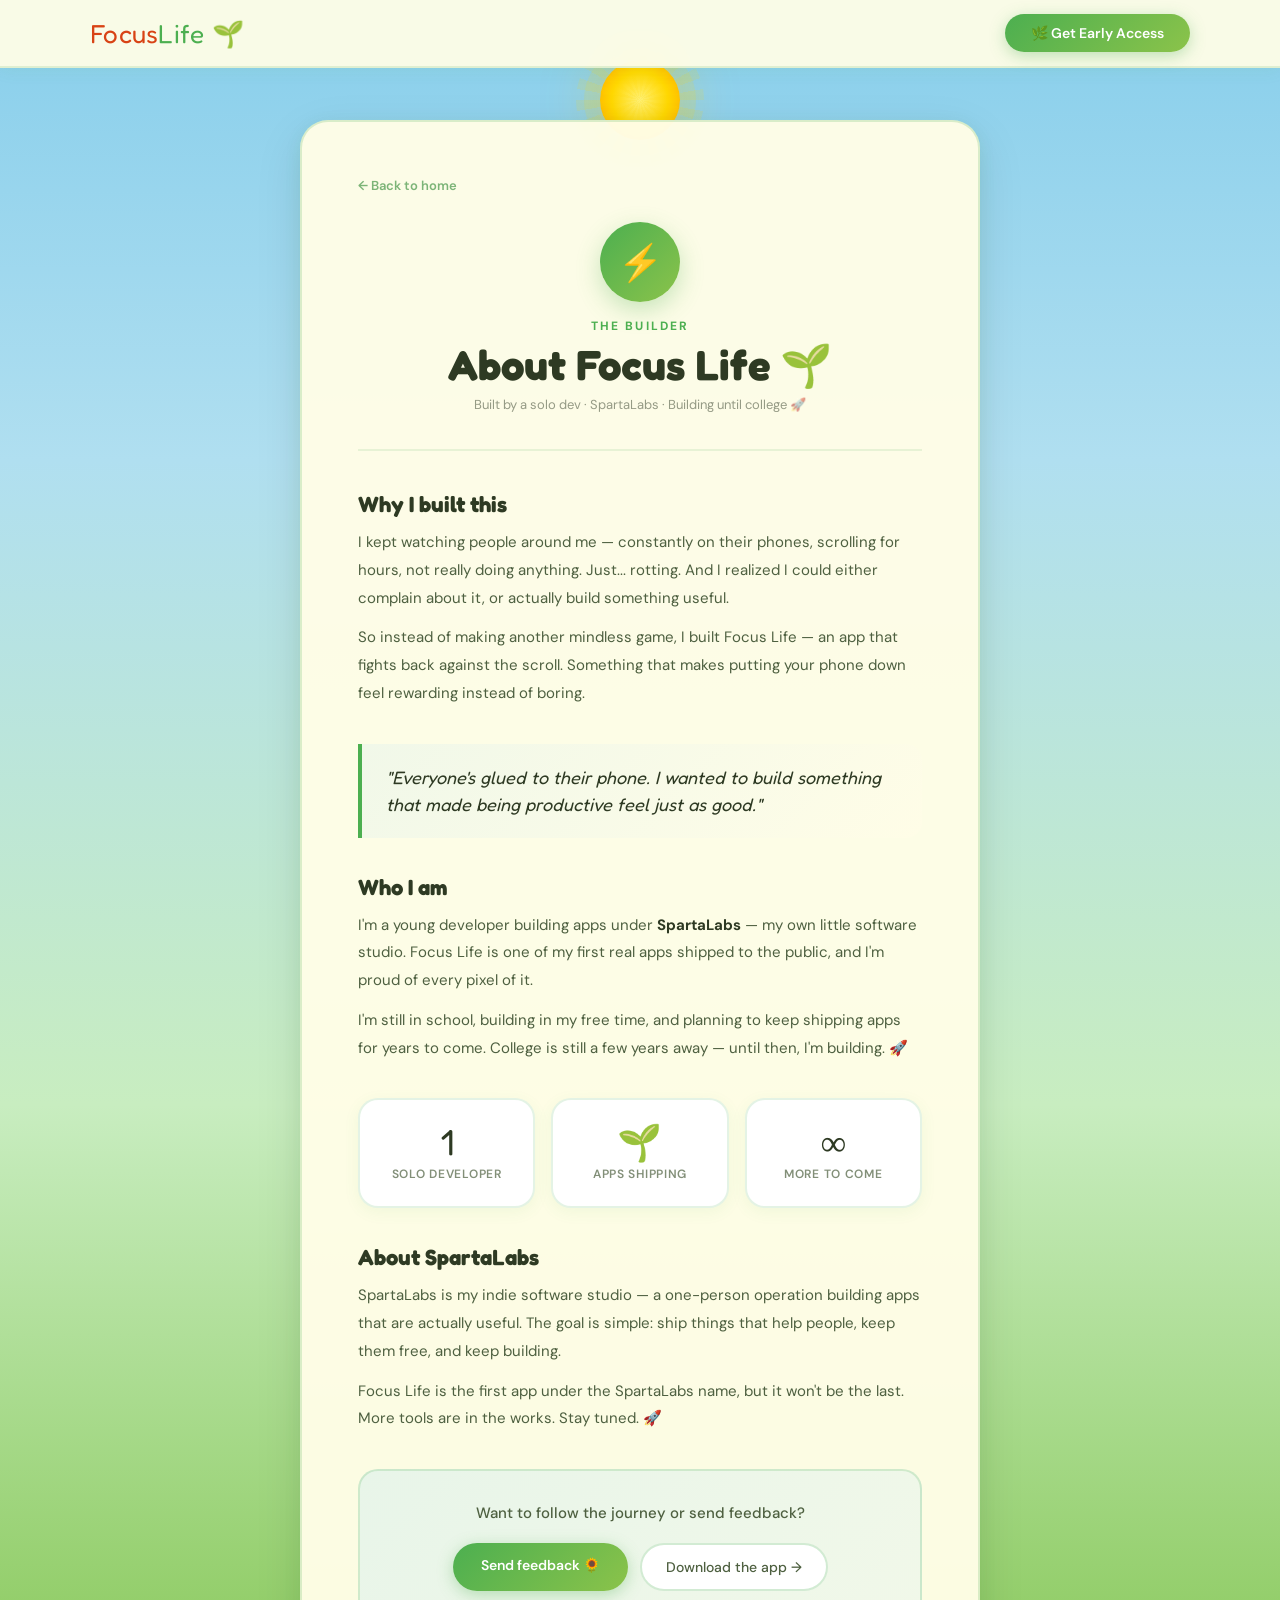
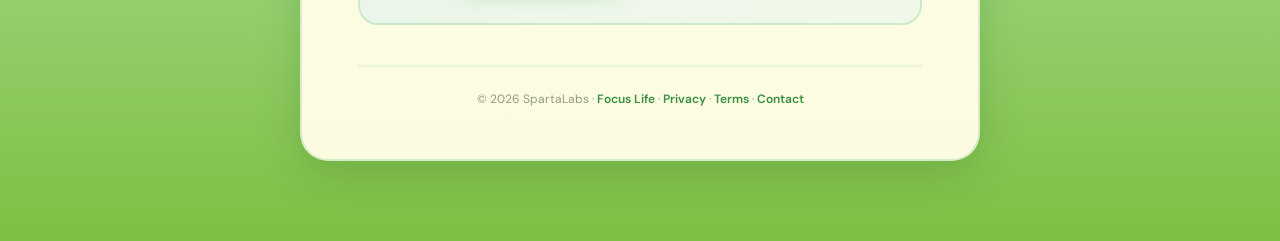
<file: about.html>
<!DOCTYPE html>
<html lang="en">
<head>
  <meta charset="UTF-8">
  <meta name="viewport" content="width=device-width, initial-scale=1.0">
  <title>About — Focus Life</title>
  <link rel="icon" type="image/x-icon" href="favicon.ico">
  <meta name="description" content="The story behind Focus Life and SpartaLabs.">
  <link rel="preconnect" href="https://fonts.googleapis.com">
  <link rel="preconnect" href="https://fonts.gstatic.com" crossorigin>
  <link href="https://fonts.googleapis.com/css2?family=Fredoka+One&family=DM+Sans:wght@300;400;500;600&display=swap" rel="stylesheet">
  <link rel="stylesheet" href="privacy.css">
  <link rel="stylesheet" href="about.css">
</head>
<body>

  <!-- NAV -->
  <nav>
    <div class="nav-inner">
      <a href="index.html" class="nav-logo">Focus<span>Life</span> 🌱</a>
      <a href="index.html#download" class="nav-cta">🌿 Get Early Access</a>
    </div>
  </nav>

  <div class="policy-page">
    <div class="policy-sun"></div>
    <div class="policy-cloud policy-cloud-1"><div class="cloud-body"></div></div>
    <div class="policy-cloud policy-cloud-2"><div class="cloud-body"></div></div>

    <div class="policy-card about-card">
      <a href="index.html" class="policy-back">← Back to home</a>

      <div class="about-hero-section">
        <div class="about-avatar">⚡</div>
        <span class="policy-tag">The Builder</span>
        <h1 class="policy-title">About Focus Life 🌱</h1>
        <p class="policy-meta">Built by a solo dev · SpartaLabs · Building until college 🚀</p>
      </div>

      <div class="about-story">

        <div class="about-block">
          <h2 class="about-heading">Why I built this</h2>
          <p>I kept watching people around me — constantly on their phones, scrolling for hours, not really doing anything. Just... rotting. And I realized I could either complain about it, or actually build something useful.</p>
          <p>So instead of making another mindless game, I built Focus Life — an app that fights back against the scroll. Something that makes putting your phone down feel rewarding instead of boring.</p>
        </div>

        <div class="about-quote">
          "Everyone's glued to their phone. I wanted to build something that made being productive feel just as good."
        </div>

        <div class="about-block">
          <h2 class="about-heading">Who I am</h2>
          <p>I'm a young developer building apps under <strong>SpartaLabs</strong> — my own little software studio. Focus Life is one of my first real apps shipped to the public, and I'm proud of every pixel of it.</p>
          <p>I'm still in school, building in my free time, and planning to keep shipping apps for years to come. College is still a few years away — until then, I'm building. 🚀</p>
        </div>

        <div class="about-stats">
          <div class="about-stat">
            <div class="about-stat-val">1</div>
            <div class="about-stat-label">Solo developer</div>
          </div>
          <div class="about-stat">
            <div class="about-stat-val">🌱</div>
            <div class="about-stat-label">Apps shipping</div>
          </div>
          <div class="about-stat">
            <div class="about-stat-val">∞</div>
            <div class="about-stat-label">More to come</div>
          </div>
        </div>

        <div class="about-block">
          <h2 class="about-heading">About SpartaLabs</h2>
          <p>SpartaLabs is my indie software studio — a one-person operation building apps that are actually useful. The goal is simple: ship things that help people, keep them free, and keep building.</p>
          <p>Focus Life is the first app under the SpartaLabs name, but it won't be the last. More tools are in the works. Stay tuned. 🚀</p>
        </div>

        <div class="about-cta-box">
          <p class="about-cta-text">Want to follow the journey or send feedback?</p>
          <div class="about-cta-buttons">
            <a href="contact.html" class="about-btn-primary">Send feedback 🌻</a>
            <a href="index.html#download" class="about-btn-secondary">Download the app →</a>
          </div>
        </div>

      </div>

      <div class="policy-footer-note">
        © 2026 SpartaLabs · <a href="index.html">Focus Life</a> · <a href="privacy.html">Privacy</a> · <a href="terms.html">Terms</a> · <a href="contact.html">Contact</a>
      </div>
    </div>
  </div>

</body>
</html>
</file>
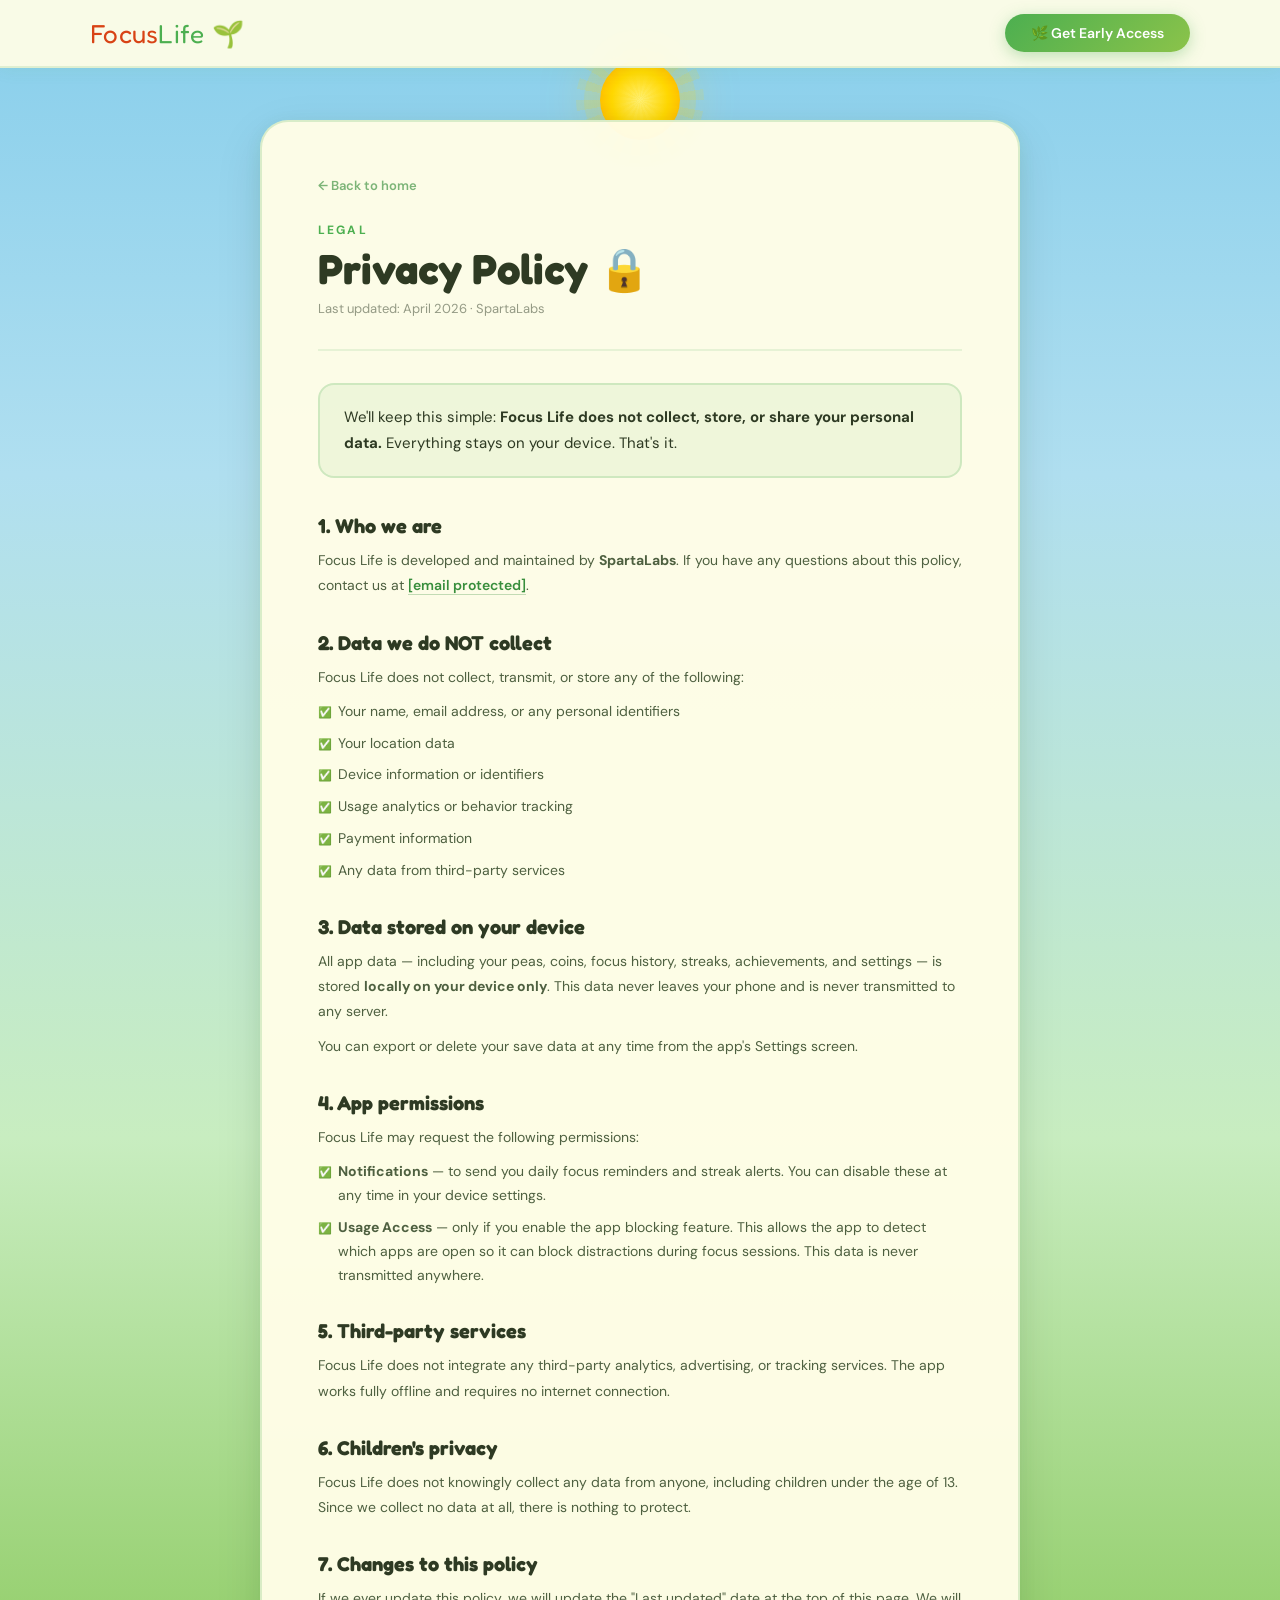
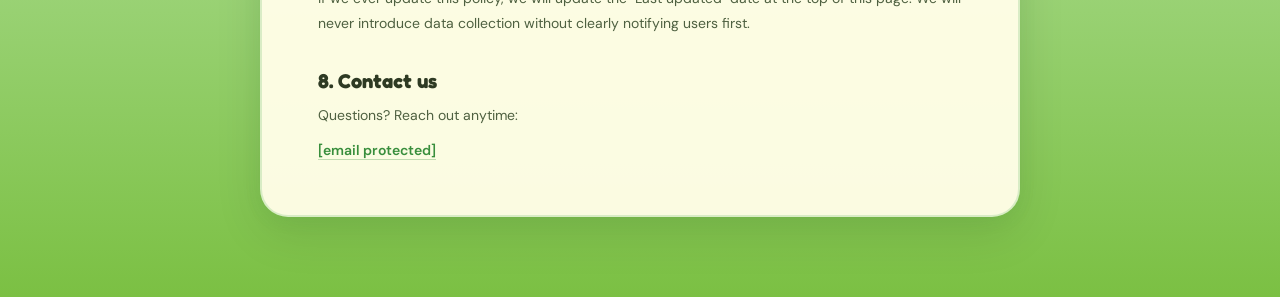
<file: privacy.html>
<!DOCTYPE html>
<html lang="en">
<head>
  <meta charset="UTF-8">
  <meta name="viewport" content="width=device-width, initial-scale=1.0">
  <title>Privacy Policy — Focus Life</title>
  <link rel="icon" type="image/x-icon" href="favicon.ico">
  <meta name="description" content="Focus Life privacy policy — we keep it simple because we don't collect your data.">
  <link rel="preconnect" href="https://fonts.googleapis.com">
  <link rel="preconnect" href="https://fonts.gstatic.com" crossorigin>
  <link href="https://fonts.googleapis.com/css2?family=Fredoka+One&family=DM+Sans:wght@300;400;500;600&display=swap" rel="stylesheet">
  <link rel="stylesheet" href="privacy.css">
</head>
<body>

  <!-- NAV -->
  <nav>
    <div class="nav-inner">
      <a href="index.html" class="nav-logo">Focus<span>Life</span> 🌱</a>
      <a href="index.html#download" class="nav-cta">🌿 Get Early Access</a>
    </div>
  </nav>

  <div class="policy-page">
    <div class="policy-sun"></div>
    <div class="policy-cloud policy-cloud-1"><div class="cloud-body"></div></div>
    <div class="policy-cloud policy-cloud-2"><div class="cloud-body"></div></div>

    <div class="policy-card">
      <a href="index.html" class="policy-back">← Back to home</a>

      <div class="policy-header">
        <span class="policy-tag">Legal</span>
        <h1 class="policy-title">Privacy Policy 🔒</h1>
        <p class="policy-meta">Last updated: April 2026 · SpartaLabs</p>
      </div>

      <div class="policy-intro">
        <p>We'll keep this simple: <strong>Focus Life does not collect, store, or share your personal data.</strong> Everything stays on your device. That's it.</p>
      </div>

      <div class="policy-body">

        <div class="policy-section">
          <h2>1. Who we are</h2>
          <p>Focus Life is developed and maintained by <strong>SpartaLabs</strong>. If you have any questions about this policy, contact us at <a href="/cdn-cgi/l/email-protection#34515a5b575c74475d5842514657585d575f5951505d551a575b59"><span class="__cf_email__" data-cfemail="64010a0b070c24170d0812011607080d070f0901000d054a070b09">[email&#160;protected]</span></a>.</p>
        </div>

        <div class="policy-section">
          <h2>2. Data we do NOT collect</h2>
          <p>Focus Life does not collect, transmit, or store any of the following:</p>
          <ul>
            <li>Your name, email address, or any personal identifiers</li>
            <li>Your location data</li>
            <li>Device information or identifiers</li>
            <li>Usage analytics or behavior tracking</li>
            <li>Payment information</li>
            <li>Any data from third-party services</li>
          </ul>
        </div>

        <div class="policy-section">
          <h2>3. Data stored on your device</h2>
          <p>All app data — including your peas, coins, focus history, streaks, achievements, and settings — is stored <strong>locally on your device only</strong>. This data never leaves your phone and is never transmitted to any server.</p>
          <p>You can export or delete your save data at any time from the app's Settings screen.</p>
        </div>

        <div class="policy-section">
          <h2>4. App permissions</h2>
          <p>Focus Life may request the following permissions:</p>
          <ul>
            <li><strong>Notifications</strong> — to send you daily focus reminders and streak alerts. You can disable these at any time in your device settings.</li>
            <li><strong>Usage Access</strong> — only if you enable the app blocking feature. This allows the app to detect which apps are open so it can block distractions during focus sessions. This data is never transmitted anywhere.</li>
          </ul>
        </div>

        <div class="policy-section">
          <h2>5. Third-party services</h2>
          <p>Focus Life does not integrate any third-party analytics, advertising, or tracking services. The app works fully offline and requires no internet connection.</p>
        </div>

        <div class="policy-section">
          <h2>6. Children's privacy</h2>
          <p>Focus Life does not knowingly collect any data from anyone, including children under the age of 13. Since we collect no data at all, there is nothing to protect.</p>
        </div>

        <div class="policy-section">
          <h2>7. Changes to this policy</h2>
          <p>If we ever update this policy, we will update the "Last updated" date at the top of this page. We will never introduce data collection without clearly notifying users first.</p>
        </div>

        <div class="policy-section">
          <h2>8. Contact us</h2>
          <p>Questions? Reach out anytime:</p>
          <p><a href="/cdn-cgi/l/email-protection#55303b3a363d15263c3923302736393c363e3830313c347b363a38"><span class="__cf_email__" data-cfemail="7d1813121e153d0e14110b180f1e11141e16101819141c531e1210">[email&#160;protected]</span></a></p>
</file>
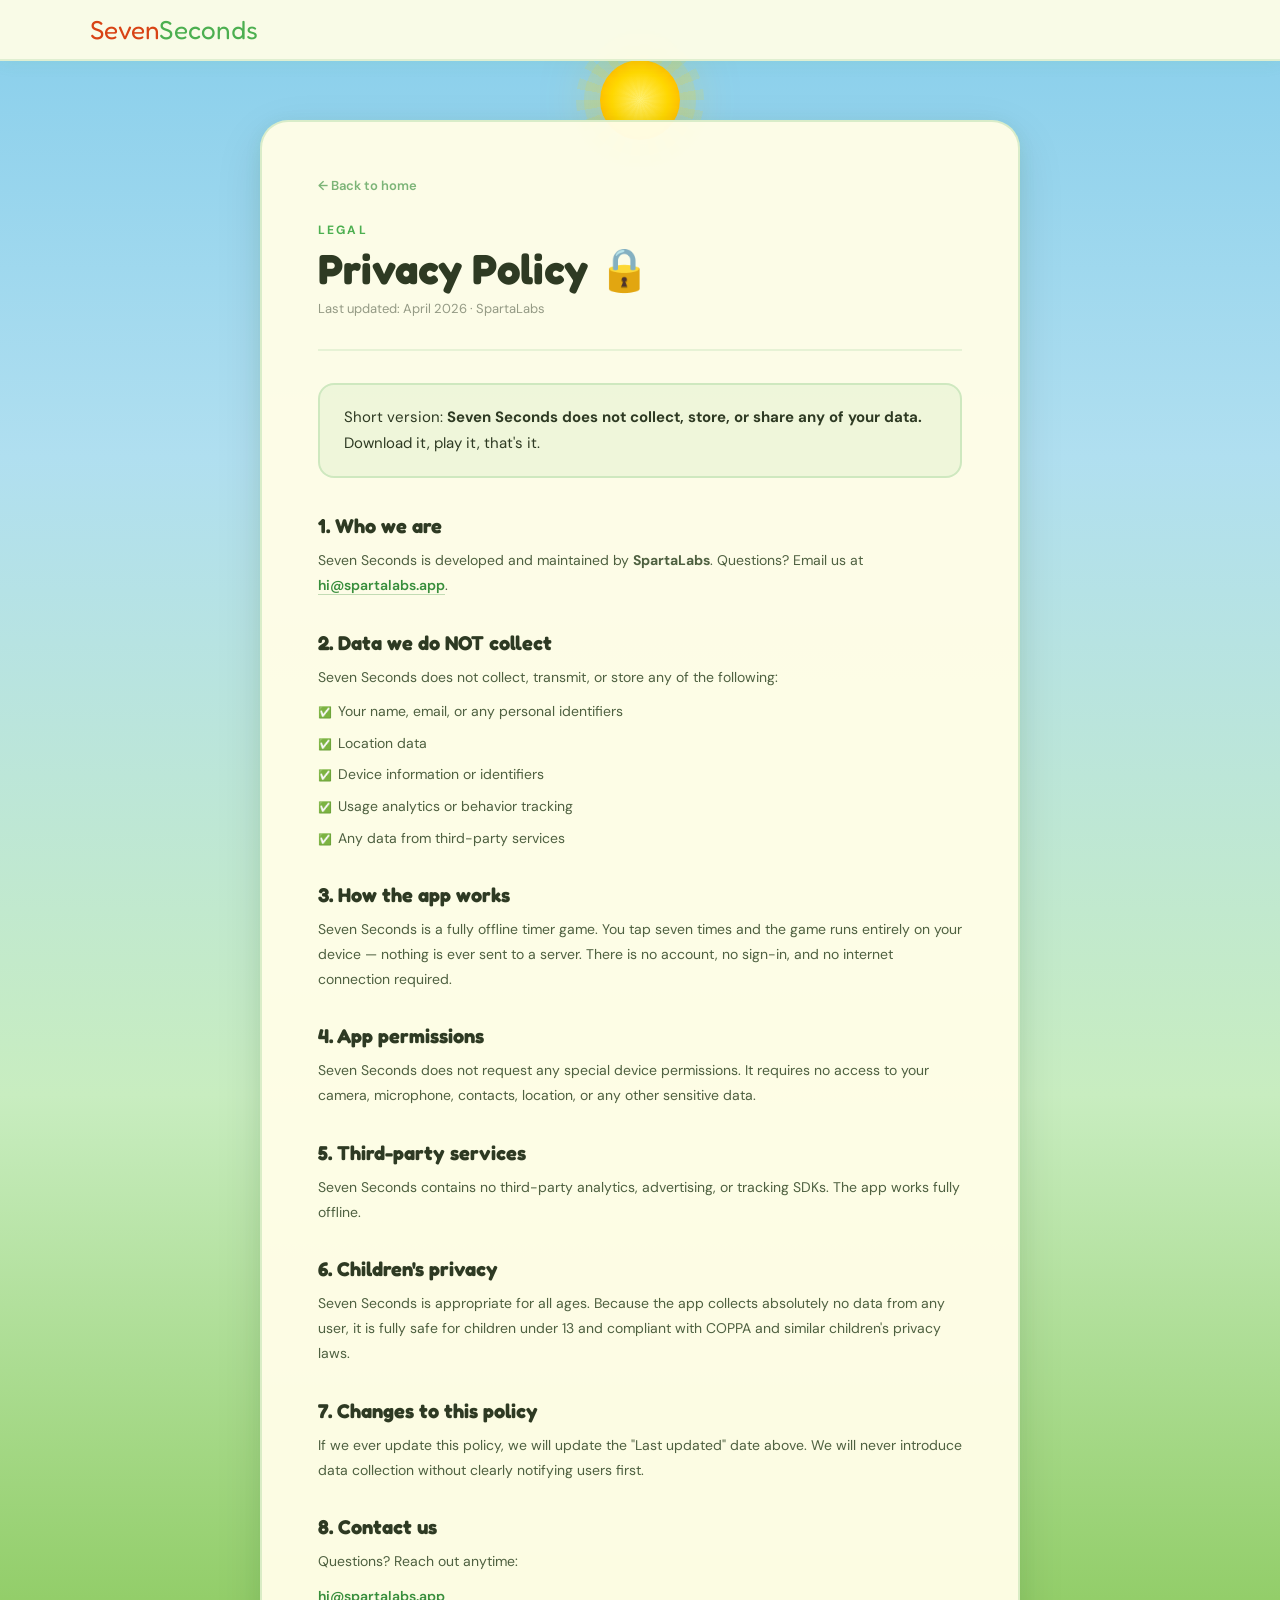
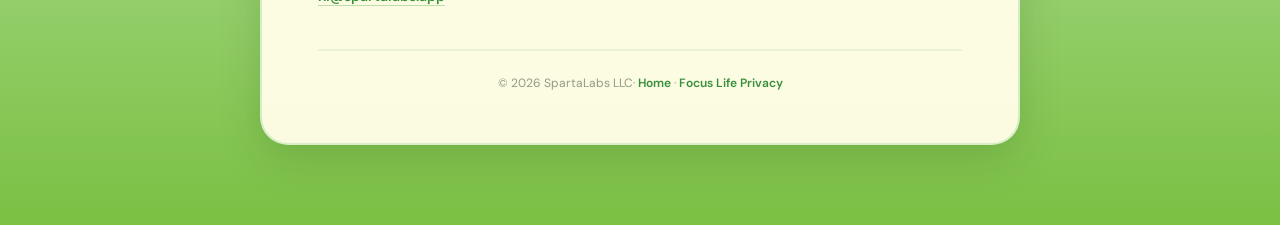
<file: sevenseconds-privacy.html>
<!DOCTYPE html>
<html lang="en">
<head>
  <meta charset="UTF-8">
  <meta name="viewport" content="width=device-width, initial-scale=1.0">
  <title>Privacy Policy — Seven Seconds</title>
  <link rel="icon" type="image/x-icon" href="favicon.ico">
  <meta name="description" content="Seven Seconds privacy policy — we don't collect your data.">
  <link rel="preconnect" href="https://fonts.googleapis.com">
  <link rel="preconnect" href="https://fonts.gstatic.com" crossorigin>
  <link href="https://fonts.googleapis.com/css2?family=Fredoka+One&family=DM+Sans:wght@300;400;500;600&display=swap" rel="stylesheet">
  <link rel="stylesheet" href="privacy.css">
</head>
<body>

  <!-- NAV -->
  <nav>
    <div class="nav-inner">
      <a href="index.html" class="nav-logo">Seven<span>Seconds</span></a>
    </div>
  </nav>

  <div class="policy-page">
    <div class="policy-sun"></div>
    <div class="policy-cloud policy-cloud-1"><div class="cloud-body"></div></div>
    <div class="policy-cloud policy-cloud-2"><div class="cloud-body"></div></div>

    <div class="policy-card">
      <a href="index.html" class="policy-back">← Back to home</a>

      <div class="policy-header">
        <span class="policy-tag">Legal</span>
        <h1 class="policy-title">Privacy Policy 🔒</h1>
        <p class="policy-meta">Last updated: April 2026 · SpartaLabs</p>
      </div>

      <div class="policy-intro">
        <p>Short version: <strong>Seven Seconds does not collect, store, or share any of your data.</strong> Download it, play it, that's it.</p>
      </div>

      <div class="policy-body">

        <div class="policy-section">
          <h2>1. Who we are</h2>
          <p>Seven Seconds is developed and maintained by <strong>SpartaLabs</strong>. Questions? Email us at <a href="mailto:hi@spartalabs.app">hi@spartalabs.app</a>.</p>
        </div>

        <div class="policy-section">
          <h2>2. Data we do NOT collect</h2>
          <p>Seven Seconds does not collect, transmit, or store any of the following:</p>
          <ul>
            <li>Your name, email, or any personal identifiers</li>
            <li>Location data</li>
            <li>Device information or identifiers</li>
            <li>Usage analytics or behavior tracking</li>
            <li>Any data from third-party services</li>
          </ul>
        </div>

        <div class="policy-section">
          <h2>3. How the app works</h2>
          <p>Seven Seconds is a fully offline timer game. You tap seven times and the game runs entirely on your device — nothing is ever sent to a server. There is no account, no sign-in, and no internet connection required.</p>
        </div>

        <div class="policy-section">
          <h2>4. App permissions</h2>
          <p>Seven Seconds does not request any special device permissions. It requires no access to your camera, microphone, contacts, location, or any other sensitive data.</p>
        </div>

        <div class="policy-section">
          <h2>5. Third-party services</h2>
          <p>Seven Seconds contains no third-party analytics, advertising, or tracking SDKs. The app works fully offline.</p>
        </div>

        <div class="policy-section">
          <h2>6. Children's privacy</h2>
          <p>Seven Seconds is appropriate for all ages. Because the app collects absolutely no data from any user, it is fully safe for children under 13 and compliant with COPPA and similar children's privacy laws.</p>
        </div>

        <div class="policy-section">
          <h2>7. Changes to this policy</h2>
          <p>If we ever update this policy, we will update the "Last updated" date above. We will never introduce data collection without clearly notifying users first.</p>
        </div>

        <div class="policy-section">
          <h2>8. Contact us</h2>
          <p>Questions? Reach out anytime:</p>
          <p><a href="mailto:hi@spartalabs.app">hi@spartalabs.app</a></p>
        </div>

      </div>

      <p class="policy-footer-note">© 2026 SpartaLabs LLC· <a href="index.html">Home</a> · <a href="privacy.html">Focus Life Privacy</a></p>
    </div>
  </div>

</body>
</html>
</file>
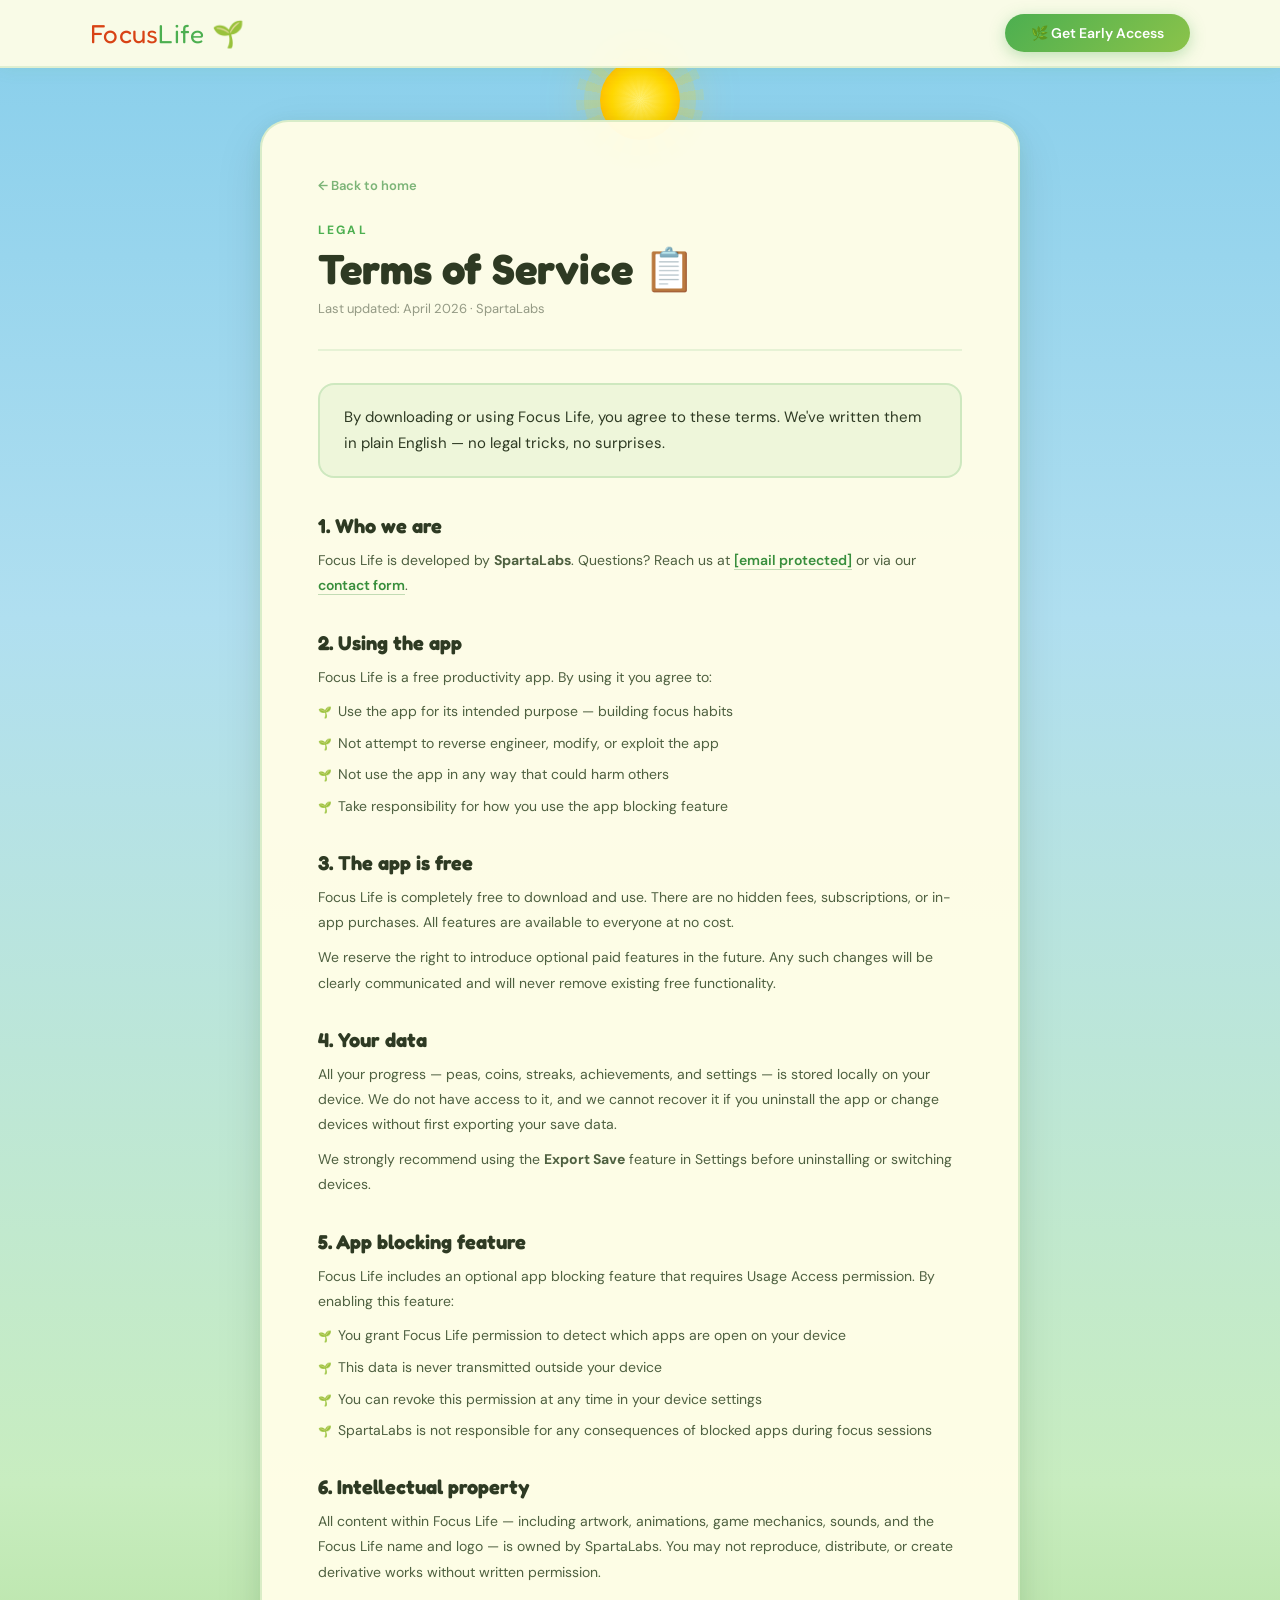
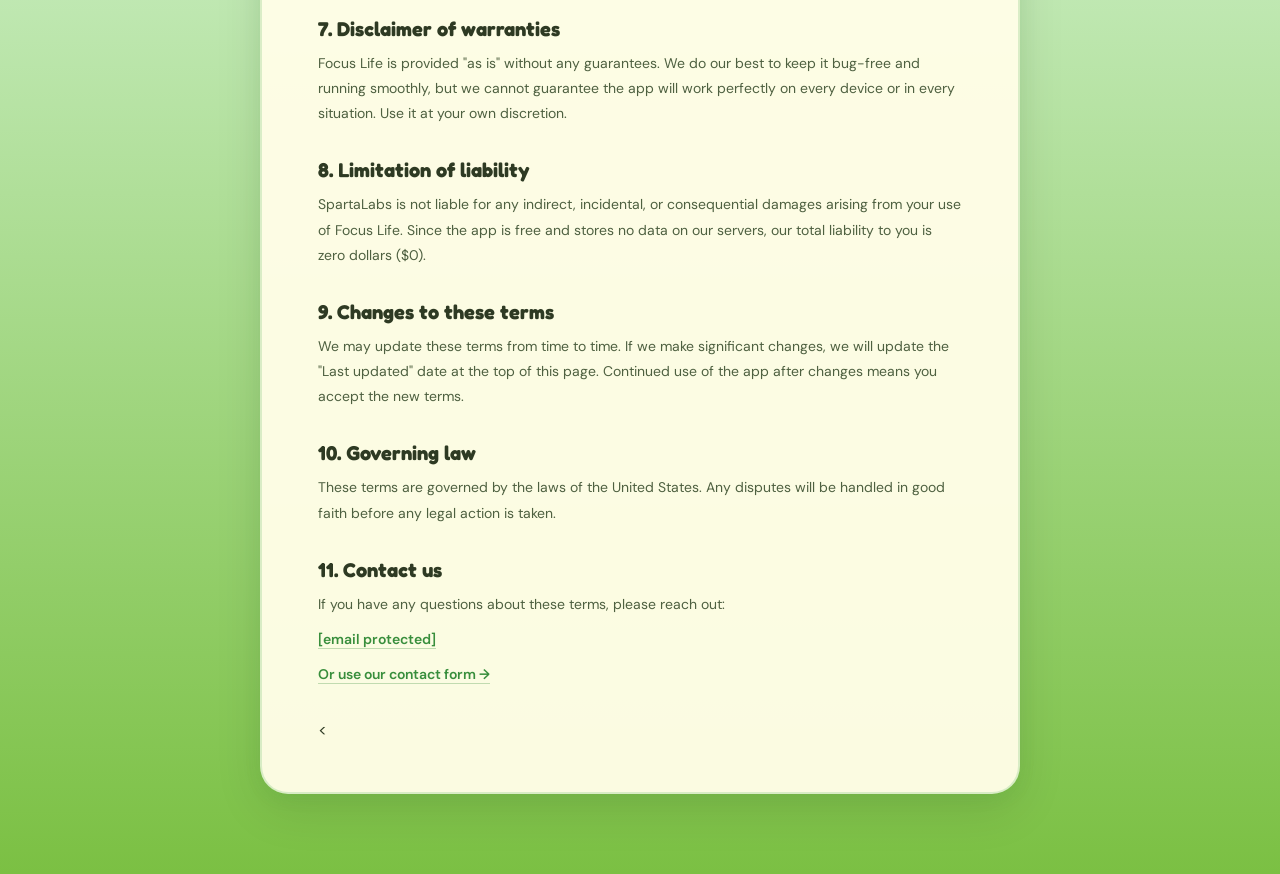
<file: terms.html>
<!DOCTYPE html>
<html lang="en">
<head>
  <meta charset="UTF-8">
  <meta name="viewport" content="width=device-width, initial-scale=1.0">
  <title>Terms of Service — Focus Life</title>
  <link rel="icon" type="image/x-icon" href="favicon.ico">
  <meta name="description" content="Focus Life terms of service — simple and straightforward.">
  <link rel="preconnect" href="https://fonts.googleapis.com">
  <link rel="preconnect" href="https://fonts.gstatic.com" crossorigin>
  <link href="https://fonts.googleapis.com/css2?family=Fredoka+One&family=DM+Sans:wght@300;400;500;600&display=swap" rel="stylesheet">
  <link rel="stylesheet" href="privacy.css">
  <style>
    .policy-section ul li::before { content: '🌱'; }
  </style>
</head>
<body>

  <!-- NAV -->
  <nav>
    <div class="nav-inner">
      <a href="index.html" class="nav-logo">Focus<span>Life</span> 🌱</a>
      <a href="index.html#download" class="nav-cta">🌿 Get Early Access</a>
    </div>
  </nav>

  <div class="policy-page">
    <div class="policy-sun"></div>
    <div class="policy-cloud policy-cloud-1"><div class="cloud-body"></div></div>
    <div class="policy-cloud policy-cloud-2"><div class="cloud-body"></div></div>

    <div class="policy-card">
      <a href="index.html" class="policy-back">← Back to home</a>

      <div class="policy-header">
        <span class="policy-tag">Legal</span>
        <h1 class="policy-title">Terms of Service 📋</h1>
        <p class="policy-meta">Last updated: April 2026 · SpartaLabs</p>
      </div>

      <div class="policy-intro">
        <p>By downloading or using Focus Life, you agree to these terms. We've written them in plain English — no legal tricks, no surprises.</p>
      </div>

      <div class="policy-body">

        <div class="policy-section">
          <h2>1. Who we are</h2>
          <p>Focus Life is developed by <strong>SpartaLabs</strong>. Questions? Reach us at <a href="/cdn-cgi/l/email-protection#e88d86878b80a89b81849e8d9a8b84818b83858d8c8189c68b8785"><span class="__cf_email__" data-cfemail="0d6863626e654d7e64617b687f6e61646e66606869646c236e6260">[email&#160;protected]</span></a> or via our <a href="contact.html">contact form</a>.</p>
        </div>

        <div class="policy-section">
          <h2>2. Using the app</h2>
          <p>Focus Life is a free productivity app. By using it you agree to:</p>
          <ul>
            <li>Use the app for its intended purpose — building focus habits</li>
            <li>Not attempt to reverse engineer, modify, or exploit the app</li>
            <li>Not use the app in any way that could harm others</li>
            <li>Take responsibility for how you use the app blocking feature</li>
          </ul>
        </div>

        <div class="policy-section">
          <h2>3. The app is free</h2>
          <p>Focus Life is completely free to download and use. There are no hidden fees, subscriptions, or in-app purchases. All features are available to everyone at no cost.</p>
          <p>We reserve the right to introduce optional paid features in the future. Any such changes will be clearly communicated and will never remove existing free functionality.</p>
        </div>

        <div class="policy-section">
          <h2>4. Your data</h2>
          <p>All your progress — peas, coins, streaks, achievements, and settings — is stored locally on your device. We do not have access to it, and we cannot recover it if you uninstall the app or change devices without first exporting your save data.</p>
          <p>We strongly recommend using the <strong>Export Save</strong> feature in Settings before uninstalling or switching devices.</p>
        </div>

        <div class="policy-section">
          <h2>5. App blocking feature</h2>
          <p>Focus Life includes an optional app blocking feature that requires Usage Access permission. By enabling this feature:</p>
          <ul>
            <li>You grant Focus Life permission to detect which apps are open on your device</li>
            <li>This data is never transmitted outside your device</li>
            <li>You can revoke this permission at any time in your device settings</li>
            <li>SpartaLabs is not responsible for any consequences of blocked apps during focus sessions</li>
          </ul>
        </div>

        <div class="policy-section">
          <h2>6. Intellectual property</h2>
          <p>All content within Focus Life — including artwork, animations, game mechanics, sounds, and the Focus Life name and logo — is owned by SpartaLabs. You may not reproduce, distribute, or create derivative works without written permission.</p>
        </div>

        <div class="policy-section">
          <h2>7. Disclaimer of warranties</h2>
          <p>Focus Life is provided "as is" without any guarantees. We do our best to keep it bug-free and running smoothly, but we cannot guarantee the app will work perfectly on every device or in every situation. Use it at your own discretion.</p>
        </div>

        <div class="policy-section">
          <h2>8. Limitation of liability</h2>
          <p>SpartaLabs is not liable for any indirect, incidental, or consequential damages arising from your use of Focus Life. Since the app is free and stores no data on our servers, our total liability to you is zero dollars ($0).</p>
        </div>

        <div class="policy-section">
          <h2>9. Changes to these terms</h2>
          <p>We may update these terms from time to time. If we make significant changes, we will update the "Last updated" date at the top of this page. Continued use of the app after changes means you accept the new terms.</p>
        </div>

        <div class="policy-section">
          <h2>10. Governing law</h2>
          <p>These terms are governed by the laws of the United States. Any disputes will be handled in good faith before any legal action is taken.</p>
        </div>

        <div class="policy-section">
          <h2>11. Contact us</h2>
          <p>If you have any questions about these terms, please reach out:</p>
          <p><a href="/cdn-cgi/l/email-protection#e4818a8b878ca4978d8892819687888d878f8981808d85ca878b89"><span class="__cf_email__" data-cfemail="dabfb4b5b9b29aa9b3b6acbfa8b9b6b3b9b1b7bfbeb3bbf4b9b5b7">[email&#160;protected]</span></a></p>
          <p><a href="contact.html">Or use our contact form →</a></p>
        </div>

      <
</file>
<file: privacy.css>
/* ── VARIABLES & RESET ── */
:root {
  --grass: #4CAF50;
  --leaf: #388E3C;
  --sprout: #8BC34A;
  --warm: #FFF8E1;
  --text: #2E3A23;
  --text2: #4E6040;
  --muted: rgba(46,58,35,0.5);
  --barn: #D84315;
  --max-w: 1100px;
}

*, *::before, *::after { margin: 0; padding: 0; box-sizing: border-box; }
html { scroll-behavior: smooth; }
body {
  background: var(--warm);
  color: var(--text);
  font-family: 'DM Sans', sans-serif;
  font-weight: 400;
  overflow-x: hidden;
}

/* ── NAV ── */
nav {
  position: fixed;
  top: 0; left: 0; right: 0;
  z-index: 100;
  padding: 0 48px;
  background: rgba(255,253,231,0.95);
  backdrop-filter: blur(16px);
  border-bottom: 2px solid rgba(76,175,80,0.15);
  box-shadow: 0 2px 16px rgba(76,175,80,0.08);
}
.nav-inner {
  max-width: var(--max-w);
  margin: 0 auto;
  padding: 14px 0;
  display: flex;
  justify-content: space-between;
  align-items: center;
}
.nav-logo {
  font-family: 'Fredoka One', cursive;
  font-size: 26px;
  color: var(--barn);
  text-decoration: none;
  letter-spacing: 0.01em;
}
.nav-logo span { color: var(--grass); }
.nav-cta {
  background: linear-gradient(135deg, var(--grass), var(--sprout));
  color: white;
  padding: 10px 26px;
  border-radius: 100px;
  font-family: 'DM Sans', sans-serif;
  font-size: 14px;
  font-weight: 600;
  text-decoration: none;
  transition: all 0.2s;
  box-shadow: 0 4px 16px rgba(76,175,80,0.35);
}
.nav-cta:hover { transform: translateY(-2px); box-shadow: 0 8px 24px rgba(76,175,80,0.45); }

/* ── PAGE ── */
.policy-page {
  min-height: 100vh;
  display: flex;
  flex-direction: column;
  align-items: center;
  padding: 120px 24px 80px;
  background: linear-gradient(180deg,
    #87CEEB 0%,
    #b0dff0 25%,
    #c8edc0 60%,
    #7BC043 100%
  );
  position: relative;
  overflow: hidden;
}

/* Sun */
.policy-sun {
  position: absolute;
  top: 60px; left: 50%;
  transform: translateX(-50%);
  width: 80px; height: 80px;
  background: radial-gradient(circle, #FFF176, #FFD700, #FFA000);
  border-radius: 50%;
  box-shadow: 0 0 0 16px rgba(255,215,0,0.12), 0 0 60px rgba(255,180,0,0.35);
  animation: sunshine 5s ease-in-out infinite;
}
.policy-sun::before {
  content: '';
  position: absolute;
  inset: -24px;
  background: repeating-conic-gradient(rgba(255,215,0,0.12) 0deg 10deg, transparent 10deg 20deg);
  border-radius: 50%;
  animation: spin 20s linear infinite;
}

/* Clouds */
.policy-cloud {
  position: absolute;
  z-index: 1;
  animation: drift linear infinite;
}
.policy-cloud .cloud-body {
  background: white;
  border-radius: 50px;
  box-shadow: 0 4px 16px rgba(0,0,0,0.06);
  position: relative;
}
.policy-cloud .cloud-body::before,
.policy-cloud .cloud-body::after {
  content: ''; position: absolute; background: white; border-radius: 50%;
}
.policy-cloud-1 { top: 12%; left: -160px; animation-duration: 55s; }
.policy-cloud-1 .cloud-body { width: 120px; height: 38px; }
.policy-cloud-1 .cloud-body::before { width: 60px; height: 60px; top: -32px; left: 16px; }
.policy-cloud-1 .cloud-body::after  { width: 44px; height: 44px; top: -22px; left: 54px; }
.policy-cloud-2 { top: 18%; left: -200px; animation-duration: 72s; animation-delay: -30s; }
.policy-cloud-2 .cloud-body { width: 160px; height: 48px; }
.policy-cloud-2 .cloud-body::before { width: 76px; height: 76px; top: -42px; left: 22px; }
.policy-cloud-2 .cloud-body::after  { width: 56px; height: 56px; top: -30px; left: 78px; }

@keyframes sunshine {
  0%, 100% { box-shadow: 0 0 0 16px rgba(255,215,0,0.12), 0 0 60px rgba(255,180,0,0.35); }
  50%       { box-shadow: 0 0 0 24px rgba(255,215,0,0.18), 0 0 90px rgba(255,180,0,0.5); }
}
@keyframes spin { to { transform: rotate(360deg); } }
@keyframes drift { from { transform: translateX(0); } to { transform: translateX(120vw); } }

/* ── CARD ── */
.policy-card {
  background: rgba(255,253,231,0.97);
  border: 2px solid rgba(76,175,80,0.2);
  border-radius: 28px;
  padding: 52px 56px;
  max-width: 760px;
  width: 100%;
  box-shadow: 0 16px 48px rgba(0,0,0,0.1), 0 4px 16px rgba(76,175,80,0.1);
  position: relative;
  z-index: 2;
}

.policy-back {
  display: inline-flex;
  align-items: center;
  gap: 6px;
  color: var(--leaf);
  text-decoration: none;
  font-size: 13px;
  font-weight: 600;
  margin-bottom: 28px;
  opacity: 0.65;
  transition: opacity 0.2s;
}
.policy-back:hover { opacity: 1; }

.policy-tag {
  font-size: 12px;
  letter-spacing: 0.18em;
  text-transform: uppercase;
  color: var(--grass);
  font-weight: 700;
  display: block;
  margin-bottom: 8px;
}

.policy-title {
  font-family: 'Fredoka One', cursive;
  font-size: 42px;
  color: var(--text);
  line-height: 1.1;
  margin-bottom: 8px;
}

.policy-meta {
  font-size: 13px;
  color: var(--muted);
  margin-bottom: 0;
}

.policy-header {
  margin-bottom: 32px;
  padding-bottom: 32px;
  border-bottom: 2px solid rgba(76,175,80,0.12);
}

/* Intro highlight box */
.policy-intro {
  background: rgba(76,175,80,0.08);
  border: 2px solid rgba(76,175,80,0.2);
  border-radius: 16px;
  padding: 20px 24px;
  margin-bottom: 36px;
  font-size: 15px;
  line-height: 1.7;
  color: var(--text);
}

/* Sections */
.policy-body { display: flex; flex-direction: column; gap: 32px; }

.policy-section h2 {
  font-family: 'Fredoka One', cursive;
  font-size: 20px;
  color: var(--text);
  margin-bottom: 10px;
}

.policy-section p {
  font-size: 14px;
  line-height: 1.8;
  color: var(--text2);
  margin-bottom: 10px;
}
.policy-section p:last-child { margin-bottom: 0; }

.policy-section ul {
  list-style: none;
  display: flex;
  flex-direction: column;
  gap: 8px;
  margin-top: 8px;
}

.policy-section ul li {
  font-size: 14px;
  line-height: 1.7;
  color: var(--text2);
  padding-left: 20px;
  position: relative;
}

.policy-section ul li::before {
  content: '✅';
  position: absolute;
  left: 0;
  font-size: 11px;
  top: 3px;
}

.policy-section a {
  color: var(--leaf);
  font-weight: 600;
  text-decoration: none;
  border-bottom: 1.5px solid rgba(56,142,60,0.3);
  transition: border-color 0.2s;
}
.policy-section a:hover { border-color: var(--leaf); }

.policy-footer-note {
  text-align: center;
  font-size: 12px;
  color: var(--muted);
  margin-top: 40px;
  padding-top: 24px;
  border-top: 2px solid rgba(76,175,80,0.1);
}
.policy-footer-note a {
  color: var(--leaf);
  text-decoration: none;
  font-weight: 600;
}

@media (max-width: 600px) {
  nav { padding: 0 14px; }
  .nav-inner { gap: 8px; }
  .nav-logo { font-size: 20px; white-space: nowrap; }
  .nav-cta { padding: 8px 12px; font-size: 12px; white-space: nowrap; flex-shrink: 0; }
  .policy-page { padding: 80px 12px 48px; }
  .policy-card { padding: 28px 16px; border-radius: 20px; }
  .policy-title { font-size: 26px; }
  .policy-header { margin-bottom: 20px; padding-bottom: 20px; }
  .policy-intro { padding: 14px 14px; font-size: 13px; margin-bottom: 20px; }
  .policy-body { gap: 22px; }
  .policy-section h2 { font-size: 17px; }
  .policy-section p, .policy-section ul li { font-size: 13px; }
  .policy-footer-note { font-size: 11px; margin-top: 24px; }
}
</file>
<file: about.css>
/* About-specific styles — built on top of privacy.css */

.about-card {
  max-width: 680px;
}

.about-hero-section {
  text-align: center;
  margin-bottom: 40px;
  padding-bottom: 36px;
  border-bottom: 2px solid rgba(76,175,80,0.12);
}

.about-avatar {
  width: 80px;
  height: 80px;
  background: linear-gradient(135deg, #4CAF50, #8BC34A);
  border-radius: 50%;
  display: flex;
  align-items: center;
  justify-content: center;
  font-size: 36px;
  margin: 0 auto 16px;
  box-shadow: 0 8px 24px rgba(76,175,80,0.3);
}

.about-story {
  display: flex;
  flex-direction: column;
  gap: 36px;
}

.about-heading {
  font-family: 'Fredoka One', cursive;
  font-size: 22px;
  color: var(--text);
  margin-bottom: 12px;
}

.about-block p {
  font-size: 15px;
  line-height: 1.85;
  color: var(--text2);
  margin-bottom: 12px;
}
.about-block p:last-child { margin-bottom: 0; }
.about-block strong { color: var(--text); }

/* Pull quote */
.about-quote {
  background: linear-gradient(135deg, #F1F8E9, #FFFDE7);
  border-left: 4px solid #4CAF50;
  border-radius: 0 16px 16px 0;
  padding: 20px 24px;
  font-family: 'Fredoka One', cursive;
  font-size: 18px;
  color: var(--text);
  line-height: 1.5;
  font-style: italic;
}

/* Stats row */
.about-stats {
  display: flex;
  gap: 16px;
  justify-content: center;
}

.about-stat {
  flex: 1;
  background: white;
  border: 2px solid rgba(76,175,80,0.15);
  border-radius: 20px;
  padding: 24px 16px;
  text-align: center;
  box-shadow: 0 4px 16px rgba(76,175,80,0.07);
}

.about-stat-val {
  font-family: 'Fredoka One', cursive;
  font-size: 36px;
  color: var(--text);
  margin-bottom: 6px;
  line-height: 1;
}

.about-stat-label {
  font-size: 12px;
  color: var(--text2);
  letter-spacing: 0.06em;
  text-transform: uppercase;
  font-weight: 600;
  opacity: 0.7;
}

/* CTA box */
.about-cta-box {
  background: linear-gradient(135deg, #E8F5E9, #F1F8E9);
  border: 2px solid rgba(76,175,80,0.2);
  border-radius: 20px;
  padding: 32px;
  text-align: center;
}

.about-cta-text {
  font-size: 15px;
  color: var(--text2);
  margin-bottom: 20px;
  font-weight: 500;
}

.about-cta-buttons {
  display: flex;
  gap: 12px;
  justify-content: center;
  flex-wrap: wrap;
}

.about-btn-primary {
  background: linear-gradient(135deg, #4CAF50, #8BC34A);
  color: white;
  padding: 13px 28px;
  border-radius: 100px;
  font-family: 'DM Sans', sans-serif;
  font-size: 14px;
  font-weight: 600;
  text-decoration: none;
  transition: all 0.2s;
  box-shadow: 0 4px 16px rgba(76,175,80,0.35);
}
.about-btn-primary:hover { transform: translateY(-2px); box-shadow: 0 8px 24px rgba(76,175,80,0.45); }

.about-btn-secondary {
  background: white;
  color: var(--text2);
  padding: 13px 24px;
  border-radius: 100px;
  font-family: 'DM Sans', sans-serif;
  font-size: 14px;
  font-weight: 500;
  text-decoration: none;
  border: 2px solid rgba(76,175,80,0.25);
  transition: all 0.2s;
}
.about-btn-secondary:hover { border-color: rgba(76,175,80,0.45); transform: translateY(-2px); }

@media (max-width: 600px) {
  .about-stats { flex-direction: column; gap: 10px; }
  .about-stat { padding: 16px 12px; }
  .about-stat-val { font-size: 28px; }
  .about-cta-buttons { flex-direction: column; }
  .about-btn-primary, .about-btn-secondary { text-align: center; width: 100%; }
  .about-cta-box { padding: 20px 16px; }
  .about-heading { font-size: 18px; }
  .about-block p { font-size: 13px; }
  .about-quote { font-size: 15px; padding: 16px; }
  .about-story { gap: 24px; }
  .about-hero-section { margin-bottom: 24px; padding-bottom: 20px; }
}
</file>
